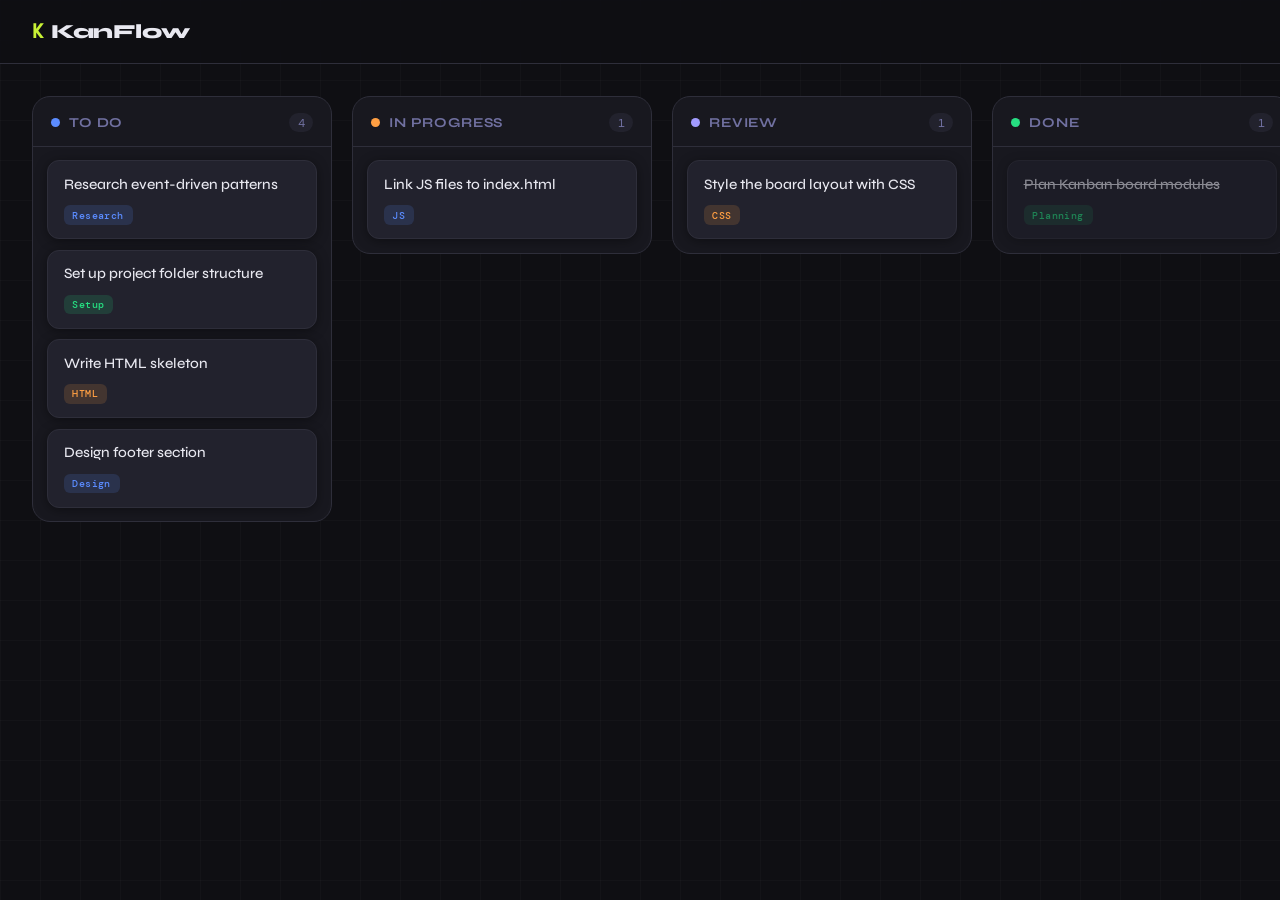
<file: module 2/index.html>
<!DOCTYPE html>
<html lang="en">
<head>
  <meta charset="UTF-8" />
  <meta name="viewport" content="width=device-width, initial-scale=1.0"/>
  <title>KanFlow Board</title>
  <link rel="preconnect" href="https://fonts.googleapis.com">
  <link href="https://fonts.googleapis.com/css2?family=Syne:wght@400;600;700;800&family=DM+Mono:wght@400;500&display=swap" rel="stylesheet">
  <link rel="stylesheet" href="style.css" />
</head>
<body>

  <header class="app-header">
    <div class="header-inner">
      <div class="logo">
        <span class="logo-icon">K</span>
        <h1>KanFlow</h1>
      </div>
    </div>
  </header>

  <!--
    NOTICE: The board is now empty in HTML.
    Cards and columns are rendered by JavaScript in board.js.
    Open js/board.js and follow the lesson guide to build renderBoard().
  -->
  <main class="board" id="board">
    <!-- Rendered by JavaScript -->
  </main>

  <script src="js/data.js"></script>
  <script src="js/board.js"></script>                           
  <script src="js/main.js"></script>
</body>
</html>
</file>
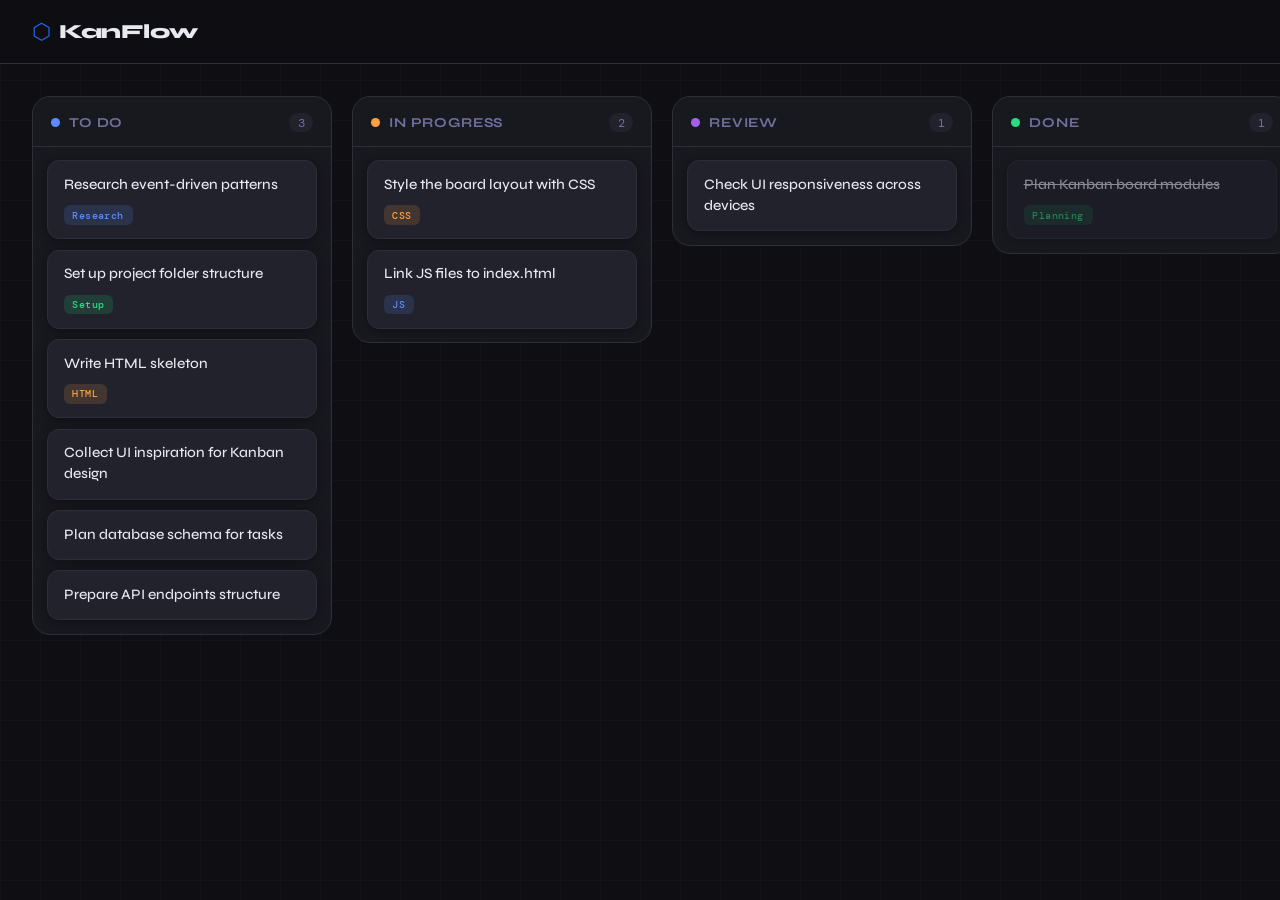
<file: module-1/index.html>
<!DOCTYPE html>
<html lang="en">
<head>
  <meta charset="UTF-8" />
  <meta name="viewport" content="width=device-width, initial-scale=1.0"/>
  <title>KanFlow Board</title>
  <link rel="preconnect" href="https://fonts.googleapis.com">
  <link href="https://fonts.googleapis.com/css2?family=Syne:wght@400;600;700;800&family=DM+Mono:wght@400;500&display=swap" rel="stylesheet">
  <link rel="stylesheet" href="style.css" />
</head>
<body>

  <!-- ===========================
       HEADER
  ============================ -->
  <header class="app-header">
    <div class="header-inner">
      <div class="logo">
        <span class="logo-icon">⬡</span>
        <h1>KanFlow</h1>
      </div>
    </div>
  </header>

  <!-- ===========================
       BOARD
       Contains all columns
  ============================ -->
  <main class="board" id="board">

    <!-- COLUMN: To Do -->
    <section class="column" data-column="todo">
      <div class="column-header">
        <span class="column-dot dot-todo"></span>
        <h2 class="column-title">To Do</h2>
        <span class="column-count">3</span>
      </div>
      <div class="card-list" id="col-todo">

        <article class="card">
          <p class="card-title">Research event-driven patterns</p>
          <div class="card-footer">
            <span class="card-tag tag-blue">Research</span>
          </div>
        </article>

        <article class="card">
          <p class="card-title">Set up project folder structure</p>
          <div class="card-footer">
            <span class="card-tag tag-green">Setup</span>
          </div>
        </article>

        <article class="card">
          <p class="card-title">Write HTML skeleton</p>
          <div class="card-footer">
            <span class="card-tag tag-yellow">HTML</span>
          </div>
        </article>
        
        <!-- 🆕 NEW CARDS -->
      <article class="card">
        <p class="card-title">Collect UI inspiration for Kanban design</p>
      </article>

      <article class="card">
        <p class="card-title">Plan database schema for tasks</p>
      </article>

      <article class="card">
        <p class="card-title">Prepare API endpoints structure</p>
      </article>


      </div>
    </section>

    <!-- COLUMN: In Progress -->
    <section class="column" data-column="inprogress">
      <div class="column-header">
        <span class="column-dot dot-inprogress"></span>
        <h2 class="column-title">In Progress</h2>
        <span class="column-count">2</span>
      </div>
      <div class="card-list" id="col-inprogress">

        <article class="card">
          <p class="card-title">Style the board layout with CSS</p>
          <div class="card-footer">
            <span class="card-tag tag-yellow">CSS</span>
          </div>
        </article>

        <article class="card">
          <p class="card-title">Link JS files to index.html</p>
          <div class="card-footer">
            <span class="card-tag tag-blue">JS</span>
          </div>
        </article>

      </div>
    </section>

      <!-- ================= REVIEW (NEW COLUMN) ================= -->
  <section class="column" data-column="review">
    <div class="column-header">
      <span class="column-dot dot-review"></span>
      <h2 class="column-title">Review</h2>
      <span class="column-count">1</span>
    </div>

    <div class="card-list">
      <article class="card">
        <p class="card-title">Check UI responsiveness across devices</p>
      </article>
    </div>
  </section>

    <!-- COLUMN: Done -->
    <section class="column" data-column="done">
      <div class="column-header">
        <span class="column-dot dot-done"></span>
        <h2 class="column-title">Done</h2>
        <span class="column-count">1</span>
      </div>
      <div class="card-list" id="col-done">

        <article class="card card-done">
          <p class="card-title">Plan Kanban board modules</p>
          <div class="card-footer">
            <span class="card-tag tag-green">Planning</span>
          </div>
        </article>

      </div>
    </section>

  </main>

  <script src="js/main.js"></script>
</body>
</html>
</file>
<file: module 2/style.css>
/* =============================================
   KANFLOW - MODULE 2 STARTER CSS
   ============================================= */

:root {
  --bg:             #0f0f13;
  --surface:        #18181f;
  --surface-2:      #22222d;
  --border:         #2e2e3a;
  --text:           #e8e8f0;
  --text-muted:     #7070a0;
  --accent:         #c8f135;

  --col-todo:       #5b8cff;
  --col-inprogress: #ff9f43;
  --col-review:     #a29bfe;
  --col-done:       #26de81;

  --col-blocked:    #ff4d4f;

  --tag-blue:       rgba(91,140,255,0.15);
  --tag-green:      rgba(38,222,129,0.15);
  --tag-yellow:     rgba(255,159,67,0.15);
  --tag-purple:     rgba(162,155,254,0.15);

  --tag-red:        rgba(255,77,79,0.15);

  --font-display:   'Syne', sans-serif;
  --font-mono:      'DM Mono', monospace;
  --radius-md:      12px;
  --radius-lg:      18px;
}

*, *::before, *::after { box-sizing: border-box; margin: 0; padding: 0; }

body {
  background-color: var(--bg);
  color: var(--text);
  font-family: var(--font-display);
  min-height: 100vh;
  display: flex;
  flex-direction: column;
  background-image:
    linear-gradient(rgba(255,255,255,0.02) 1px, transparent 1px),
    linear-gradient(90deg, rgba(255,255,255,0.02) 1px, transparent 1px);
  background-size: 40px 40px;
}

/* HEADER */
.app-header {
  border-bottom: 1px solid var(--border);
  padding: 0 2rem;
  height: 64px;
  display: flex;
  align-items: center;
  background: rgba(15,15,19,0.85);
  backdrop-filter: blur(12px);
  position: sticky;
  top: 0;
  z-index: 100;
}

.header-inner { width: 100%; display: flex; align-items: center; }
.logo         { display: flex; align-items: center; gap: 0.5rem; }
.logo-icon    { font-size: 1.2rem; font-weight: 800; color: var(--accent); font-family: var(--font-mono); }
.logo h1      { font-size: 1.25rem; font-weight: 800; letter-spacing: -0.02em; }

/* BOARD */
.board {
  display: flex;
  flex-direction: row;
  gap: 1.25rem;
  padding: 2rem;
  flex: 1;
  align-items: flex-start;
  overflow-x: auto;
}

/* COLUMN */
.column {
  background: var(--surface);
  border: 1px solid var(--border);
  border-radius: var(--radius-lg);
  min-width: 300px;
  flex: 1;
  max-width: 360px;
  display: flex;
  flex-direction: column;
  overflow: hidden;
  transition: transform 0.2s ease, border 0.2s ease;
}

.column:hover {
  transform: translateY(-3px);
  border-color: var(--accent);
}

.column-header {
  display: flex;
  align-items: center;
  gap: 0.6rem;
  padding: 1rem 1.1rem 0.85rem;
  border-bottom: 1px solid var(--border);
}

.column-dot     { width: 9px; height: 9px; border-radius: 50%; flex-shrink: 0; }

.dot-todo       { background: var(--col-todo); }
.dot-inprogress { background: var(--col-inprogress); }
.dot-review     { background: var(--col-review); }
.dot-done       { background: var(--col-done); }

.dot-blocked    { background: var(--col-blocked); }

.column-title {
  font-size: 0.85rem;
  font-weight: 700;
  letter-spacing: 0.06em;
  text-transform: uppercase;
  color: var(--text-muted);
  flex: 1;
}

.column-count {
  font-family: var(--font-mono);
  font-size: 0.75rem;
  color: var(--text-muted);
  background: var(--surface-2);
  border-radius: 999px;
  padding: 0.1rem 0.55rem;
}

/* CARD LIST */
.card-list {
  padding: 0.85rem;
  display: flex;
  flex-direction: column;
  gap: 0.65rem;
  min-height: 80px;
}

/* CARD */
.card {
  background: var(--surface-2);
  border: 1px solid var(--border);
  border-radius: var(--radius-md);
  padding: 0.85rem 1rem;
  cursor: grab;
  display: flex;
  flex-direction: column;
  gap: 0.6rem;
  box-shadow: 0 2px 12px rgba(0,0,0,0.4);
  transition: transform 0.15s ease, box-shadow 0.15s ease, border 0.2s ease;
}

.card:hover {
  transform: translateY(-2px);
  box-shadow: 0 6px 20px rgba(0,0,0,0.5);
  border-color: var(--accent);
}

.card-done { opacity: 0.55; }
.card-done .card-title { text-decoration: line-through; }

.card-title {
  font-size: 0.9rem;
  font-weight: 500;
  line-height: 1.45;
}

.card-footer {
  display: flex;
  align-items: center;
  gap: 0.4rem;
}

/* TAGS */
.card-tag {
  font-family: var(--font-mono);
  font-size: 0.65rem;
  font-weight: 500;
  padding: 0.2rem 0.55rem;
  border-radius: 6px;
  letter-spacing: 0.04em;
}

.tag-blue   { background: var(--tag-blue);   color: var(--col-todo); }
.tag-green  { background: var(--tag-green);  color: var(--col-done); }
.tag-yellow { background: var(--tag-yellow); color: var(--col-inprogress); }
.tag-purple { background: var(--tag-purple); color: var(--col-review); }

.tag-red {
  background: var(--tag-red);
  color: var(--col-blocked);
}

/* RESPONSIVE */
@media (max-width: 768px) {
  .board  { flex-direction: column; padding: 1rem; }
  .column { min-width: unset; max-width: unset; width: 100%; }
}
</file>
<file: module-1/style.css>
/* =============================================
   KANFLOW — MODULE 1 STARTER CSS
   ============================================= */

:root {
  --bg:             #0f0f13;
  --surface:        #18181f;
  --surface-2:      #22222d;
  --border:         #2e2e3a;
  --text:           #e8e8f0;
  --text-muted:     #7070a0;
   --accent:        #2563eb;   /* ← Try changing this color! */
  --col-todo:       #5b8cff;
  --col-inprogress: #ff9f43;
   --col-review:    #a55eea; 
  --col-done:       #26de81;
  --tag-blue:       rgba(91,140,255,0.15);
  --tag-green:      rgba(38,222,129,0.15);
  --tag-yellow:     rgba(255,159,67,0.15);
  --font-display:   'Syne', sans-serif;
  --font-mono:      'DM Mono', monospace;
  --radius-md:      12px;
  --radius-lg:      18px;
}

*, *::before, *::after { box-sizing: border-box; margin: 0; padding: 0; }

body {
  background-color: var(--bg);
  color: var(--text);
  font-family: var(--font-display);
  min-height: 100vh;
  display: flex;
  flex-direction: column;
  background-image:
    linear-gradient(rgba(255,255,255,0.02) 1px, transparent 1px),
    linear-gradient(90deg, rgba(255,255,255,0.02) 1px, transparent 1px);
  background-size: 40px 40px;
}

/* HEADER */
.app-header {
  border-bottom: 1px solid var(--border);
  padding: 0 2rem;
  height: 64px;
  display: flex;
  align-items: center;
  background: rgba(15,15,19,0.85);
  backdrop-filter: blur(12px);
  position: sticky;
  top: 0;
  z-index: 100;
}
.header-inner { width: 100%; display: flex; align-items: center; }
.logo         { display: flex; align-items: center; gap: 0.5rem; }
.logo-icon    { font-size: 1.4rem; color: var(--accent); }
.logo h1      { font-size: 1.25rem; font-weight: 800; letter-spacing: -0.02em; }

/* BOARD — Flexbox places columns side by side */
.board {
  display: flex;
  flex-direction: row;
  gap: 1.25rem;
  padding: 2rem;
  flex: 1;
  align-items: flex-start;
  overflow-x: auto;
}

/* COLUMN */
.column {
  background: var(--surface);
  border: 1px solid var(--border);
  border-radius: var(--radius-lg);
  min-width: 300px;
  flex: 1;
  max-width: 360px;
  display: flex;
  flex-direction: column;
  overflow: hidden;
}
.column-header {
  display: flex;
  align-items: center;
  gap: 0.6rem;
  padding: 1rem 1.1rem 0.85rem;
  border-bottom: 1px solid var(--border);
}
.column-dot     { width: 9px; height: 9px; border-radius: 50%; flex-shrink: 0; }
.dot-todo       { background: var(--col-todo); }
.dot-inprogress { background: var(--col-inprogress); }
.dot-review     { background: var(--col-review); }
.dot-done       { background: var(--col-done); }
.column-title {
  font-size: 0.85rem; font-weight: 700;
  letter-spacing: 0.06em; text-transform: uppercase;
  color: var(--text-muted); flex: 1;
}
.column-count {
  font-family: var(--font-mono); font-size: 0.75rem;
  color: var(--text-muted); background: var(--surface-2);
  border-radius: 999px; padding: 0.1rem 0.55rem;
}

/* CARD LIST */
.card-list {
  padding: 0.85rem;
  display: flex;
  flex-direction: column;
  gap: 0.65rem;
  min-height: 80px;
}

/* CARD */
.card {
  background: var(--surface-2);
  border: 1px solid var(--border);
  border-radius: var(--radius-md);
  padding: 0.85rem 1rem;
  cursor: grab;
  display: flex;
  flex-direction: column;
  gap: 0.6rem;
  box-shadow: 0 2px 12px rgba(0,0,0,0.4);
  transition: transform 0.15s ease, box-shadow 0.15s ease;
}
.card:hover    { transform: translateY(-2px); box-shadow: 0 6px 20px rgba(0,0,0,0.5); }
.card-done     { opacity: 0.55; }
.card-done .card-title { text-decoration: line-through; }
.card-title    { font-size: 0.9rem; font-weight: 500; line-height: 1.45; }
.card-footer   { display: flex; align-items: center; gap: 0.4rem; }

/* TAGS */
.card-tag {
  font-family: var(--font-mono); font-size: 0.65rem;
  font-weight: 500; padding: 0.2rem 0.55rem;
  border-radius: 6px; letter-spacing: 0.04em;
}
.tag-blue   { background: var(--tag-blue);   color: #5b8cff; }
.tag-green  { background: var(--tag-green);  color: #26de81; }
.tag-yellow { background: var(--tag-yellow); color: #ff9f43; }

/* RESPONSIVE */
@media (max-width: 768px) {
  .board  { flex-direction: column; padding: 1rem; }
  .column { min-width: unset; max-width: unset; width: 100%; }
}
</file>
